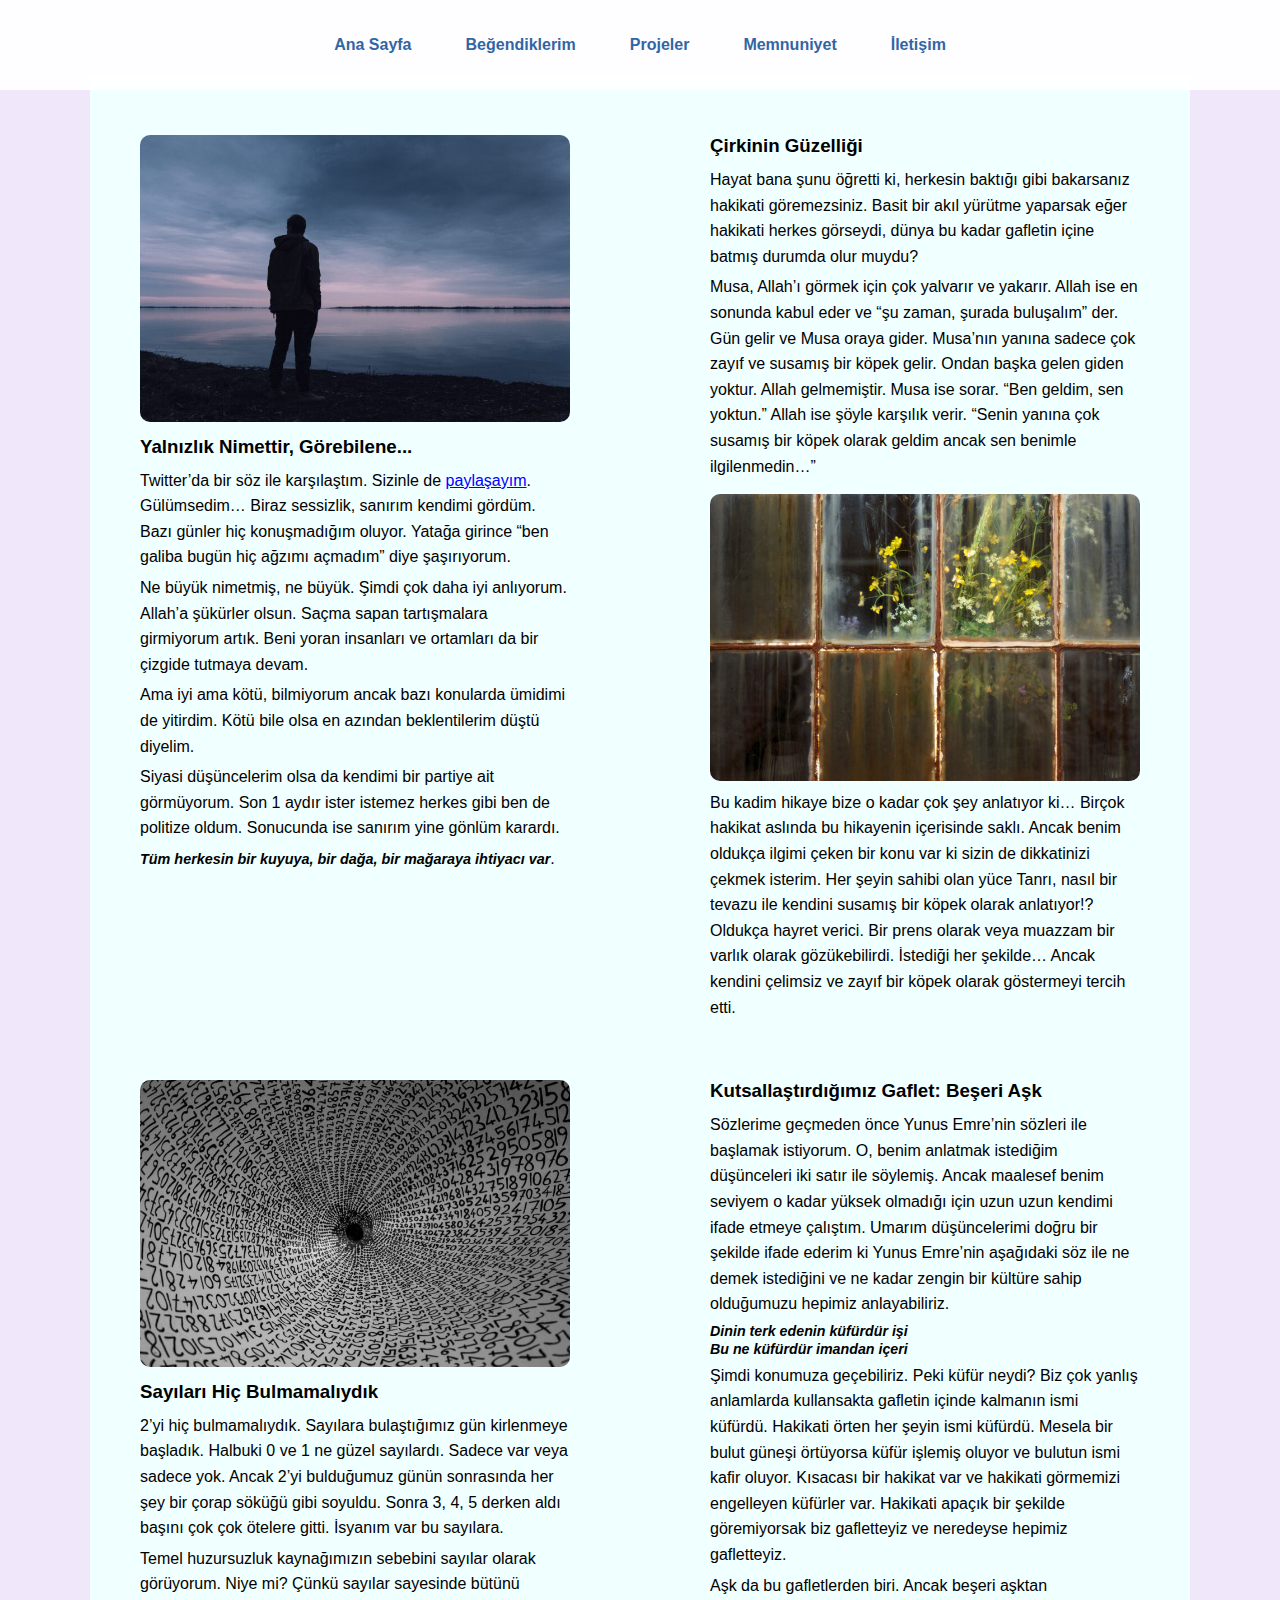
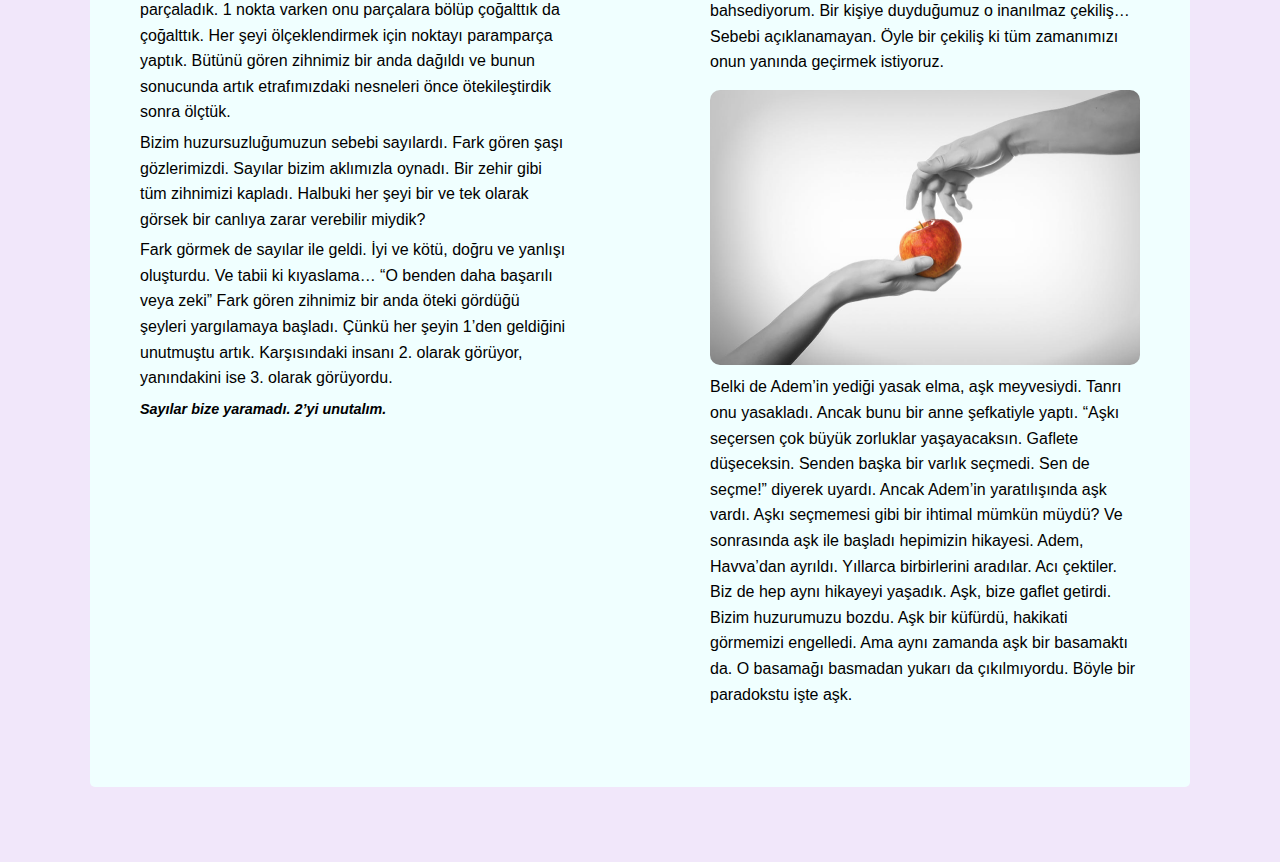
<file: hakkimda.html>
<!DOCTYPE html>
<html lang="tr">
<head>
    <meta charset="UTF-8">
    <meta name="viewport" content="width=device-width, initial-scale=1.0">
    <meta name="keywords" content=" sitendeki anahtar kelimeler">
    <meta name="description" content="Personal Website">
    <meta name="author" content="Yunus Emre Akbulut">
    <title>Beğendiğim Yazılar</title>
    
    <link rel="stylesheet" href="https://cdnjs.cloudflare.com/ajax/libs/font-awesome/6.6.0/css/all.min.css">
    <link rel="stylesheet" href="https://cdnjs.cloudflare.com/ajax/libs/font-awesome/6.0.0-beta3/css/all.min.css">
   
    <link rel="stylesheet" href="./css/style.css">
    <link rel="stylesheet" href="./css/index.css">
    <link rel="stylesheet" href="./css/hakkımda.css">
    <link rel="stylesheet" href="./css/projeler.css">
    <link rel="stylesheet" href="./css/memnuniyet.css">
    <link rel="stylesheet" href="./css/iletişim.css">

    <link rel="stylesheet" media="(max-width:768px)" href="./css/tablet.css">
    <link rel="stylesheet" media="(max-width:505px)" href="./css/mobile.css">

</head>
<body id="hakkımda" >
    <header>
        <nav id="mobile-nav">
            <ul>
                <li><a href="index.html">Ana Sayfa</a></li>
                <li><a href="hakkimda.html">Beğendiklerim</a></li>
                <li><a href="projeler.html">Projeler</a></li>
                <li><a href="memnuniyet.html">Memnuniyet </a></li>
                <li><a href="iletisim.html">İletişim</a></li>
            </ul>
        </nav>
    </header>

    
   
<div class="container">
    <div class="item">
        <a href="https://x.com/filmdenkare/status/1652356969280225280/photo/1" target="_blank">
            <img src="./images/yalnız.jpg" alt="">
        </a>
        <h3>Yalnızlık Nimettir, Görebilene...</h3>
        <div class="paragraph">
            <p>Twitter’da bir söz ile karşılaştım. Sizinle de <a style="color:blue; text-decoration: underline" href="https://x.com/filmdenkare/status/1652356969280225280/photo/1">paylaşayım</a>. Gülümsedim… Biraz sessizlik, sanırım kendimi gördüm. Bazı günler hiç konuşmadığım oluyor. Yatağa girince “ben galiba bugün hiç ağzımı açmadım” diye şaşırıyorum.</p>
            <p>Ne büyük nimetmiş, ne büyük. Şimdi çok daha iyi anlıyorum. Allah’a şükürler olsun. Saçma sapan tartışmalara girmiyorum artık. Beni yoran insanları ve ortamları da bir çizgide tutmaya devam.</p>
            <p>Ama iyi ama kötü, bilmiyorum ancak bazı konularda ümidimi de yitirdim. Kötü bile olsa en azından beklentilerim düştü diyelim.</p>
            <p>Siyasi düşüncelerim olsa da kendimi bir partiye ait görmüyorum. Son 1 aydır ister istemez herkes gibi ben de politize oldum. Sonucunda ise sanırım yine gönlüm karardı.</p>
            <p><i style="font-size:0.9rem;">Tüm herkesin bir kuyuya, bir dağa, bir mağaraya ihtiyacı var</i>.</p>
        </div>
    </div>

    <div class="item">
        <h3>Çirkinin Güzelliği</h3>
        <div class="paragraph">
            <p>Hayat bana şunu öğretti ki, herkesin baktığı gibi bakarsanız hakikati göremezsiniz. Basit bir akıl yürütme yaparsak eğer hakikati herkes görseydi, dünya bu kadar gafletin içine batmış durumda olur muydu?</p>
            <p>Musa, Allah’ı görmek için çok yalvarır ve yakarır. Allah ise en sonunda kabul eder ve “şu zaman, şurada buluşalım” der. Gün gelir ve Musa oraya gider. Musa’nın yanına sadece çok zayıf ve susamış bir köpek gelir. Ondan başka gelen giden yoktur. Allah gelmemiştir. Musa ise sorar. “Ben geldim, sen yoktun.” Allah ise şöyle karşılık verir. “Senin yanına çok susamış bir köpek olarak geldim ancak sen benimle ilgilenmedin…”</p>
            <img src="./images/güzel.jpg" alt="Fotoğraf 2">
            <p>Bu kadim hikaye bize o kadar çok şey anlatıyor ki… Birçok hakikat aslında bu hikayenin içerisinde saklı. Ancak benim oldukça ilgimi çeken bir konu var ki sizin de dikkatinizi çekmek isterim. Her şeyin sahibi olan yüce Tanrı, nasıl bir tevazu ile kendini susamış bir köpek olarak anlatıyor!? Oldukça hayret verici. Bir prens olarak veya muazzam bir varlık olarak gözükebilirdi. İstediği her şekilde… Ancak kendini çelimsiz ve zayıf bir köpek olarak göstermeyi tercih etti.</p>
        </div>
    </div>

    <div class="item">
        <img  src="./images/sayılar.jpg" alt="Fotoğraf 3">
        <h3>Sayıları Hiç Bulmamalıydık</h3>
        <div class="paragraph">
            <p>2’yi hiç bulmamalıydık. Sayılara bulaştığımız gün kirlenmeye başladık. Halbuki 0 ve 1 ne güzel sayılardı. Sadece var veya sadece yok. Ancak 2’yi bulduğumuz günün sonrasında her şey bir çorap söküğü gibi soyuldu. Sonra 3, 4, 5 derken aldı başını çok çok ötelere gitti. İsyanım var bu sayılara.</p>
            <p>Temel huzursuzluk kaynağımızın sebebini sayılar olarak görüyorum. Niye mi? Çünkü sayılar sayesinde bütünü parçaladık. 1 nokta varken onu parçalara bölüp çoğalttık da çoğalttık. Her şeyi ölçeklendirmek için noktayı paramparça yaptık. Bütünü gören zihnimiz bir anda dağıldı ve bunun sonucunda artık etrafımızdaki nesneleri önce ötekileştirdik sonra ölçtük.</p>
            <p>Bizim huzursuzluğumuzun sebebi sayılardı. Fark gören şaşı gözlerimizdi. Sayılar bizim aklımızla oynadı. Bir zehir gibi tüm zihnimizi kapladı. Halbuki her şeyi bir ve tek olarak görsek bir canlıya zarar verebilir miydik?</p>
            <p>Fark görmek de sayılar ile geldi. İyi ve kötü, doğru ve yanlışı oluşturdu. Ve tabii ki kıyaslama… “O benden daha başarılı veya zeki” Fark gören zihnimiz bir anda öteki gördüğü şeyleri yargılamaya başladı. Çünkü her şeyin 1’den geldiğini unutmuştu artık. Karşısındaki insanı 2. olarak görüyor, yanındakini ise 3. olarak görüyordu.</p>
            <p><i style="font-size: 0.9rem;">Sayılar bize yaramadı. 2’yi unutalım.</i></p>
        </div>
    </div>

    <div class="item">
        <h3>Kutsallaştırdığımız Gaflet: Beşeri Aşk</h3>
        <div class="paragraph">
        <p>Sözlerime geçmeden önce Yunus Emre’nin sözleri ile başlamak istiyorum. O, benim anlatmak istediğim düşünceleri iki satır ile söylemiş. Ancak maalesef benim seviyem o kadar yüksek olmadığı için uzun uzun kendimi ifade etmeye çalıştım. Umarım düşüncelerimi doğru bir şekilde ifade ederim ki Yunus Emre’nin aşağıdaki söz ile ne demek istediğini ve ne kadar zengin bir kültüre sahip olduğumuzu hepimiz anlayabiliriz. </p>
        <i style="font-size:0.89rem;">Dinin terk edenin küfürdür işi <br>
            Bu ne küfürdür imandan içeri</i>
        <p>Şimdi konumuza geçebiliriz. Peki küfür neydi? Biz çok yanlış anlamlarda kullansakta gafletin içinde kalmanın ismi küfürdü. Hakikati örten her şeyin ismi küfürdü. Mesela bir bulut güneşi örtüyorsa küfür işlemiş oluyor ve bulutun ismi kafir oluyor. Kısacası bir hakikat var ve hakikati görmemizi engelleyen küfürler var. Hakikati apaçık bir şekilde göremiyorsak biz gafletteyiz ve neredeyse hepimiz gafletteyiz.</p>
        <p>Aşk da bu gafletlerden biri. Ancak beşeri aşktan bahsediyorum. Bir kişiye duyduğumuz o inanılmaz çekiliş… Sebebi açıklanamayan. Öyle bir çekiliş ki tüm zamanımızı onun yanında geçirmek istiyoruz.</p>
        <img src="./images/ask.png" alt="Fotoğraf 4">
        
        <p> Belki de Adem’in yediği yasak elma, aşk meyvesiydi. Tanrı onu yasakladı. Ancak bunu bir anne şefkatiyle yaptı. “Aşkı seçersen çok büyük zorluklar yaşayacaksın. Gaflete düşeceksin. Senden başka bir varlık seçmedi. Sen de seçme!” diyerek uyardı. Ancak Adem’in yaratılışında aşk vardı. Aşkı seçmemesi gibi bir ihtimal mümkün müydü? Ve sonrasında aşk ile başladı hepimizin hikayesi. Adem, Havva’dan ayrıldı. Yıllarca birbirlerini aradılar. Acı çektiler. Biz de hep aynı hikayeyi yaşadık. Aşk, bize gaflet getirdi. Bizim huzurumuzu bozdu. Aşk bir küfürdü, hakikati görmemizi engelledi. Ama aynı zamanda aşk bir basamaktı da. O basamağı basmadan yukarı da çıkılmıyordu. Böyle bir paradokstu işte aşk.  </p>
        </div>
    </div> 
    
</div>

    
   
</body>
</html>
</file>
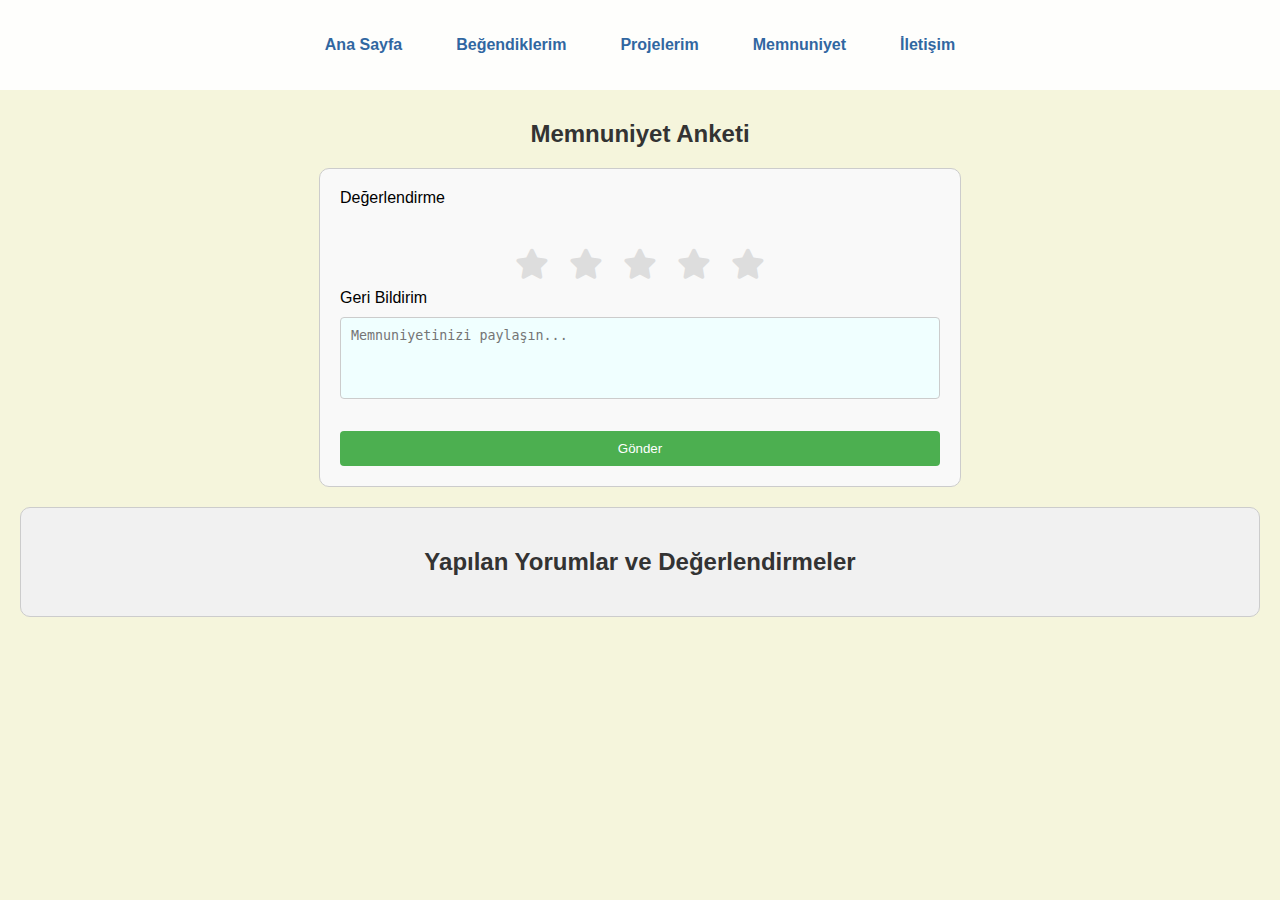
<file: memnuniyet.html>
<!DOCTYPE html>
<html lang="tr">
<head>
    <meta charset="UTF-8">
    <meta name="viewport" content="width=device-width, initial-scale=1.0">
    <meta name="keywords" content=" sitendeki anahtar kelimeler">
    <meta name="description" content="Personal Website">
    <meta name="author" content="Yunus Emre Akbulut">
    <title>Memnuniyet</title>
    
    <link rel="stylesheet" href="https://cdnjs.cloudflare.com/ajax/libs/font-awesome/6.6.0/css/all.min.css">
    <link rel="stylesheet" href="https://cdnjs.cloudflare.com/ajax/libs/font-awesome/6.0.0-beta3/css/all.min.css">

    <link rel="stylesheet" href="./css/style.css">
    <link rel="stylesheet" href="./css/index.css">
    <link rel="stylesheet" href="./css/hakkımda.css">
    <link rel="stylesheet" href="./css/projeler.css">
    <link rel="stylesheet" href="./css/memnuniyet.css">
    <link rel="stylesheet" href="./css/iletişim.css">

    <link rel="stylesheet" media="(max-width:768px)" href="./css/tablet.css">
    <link rel="stylesheet" media="(max-width:505px)" href="./css/mobile.css">
    
</head>
<body id="body">
    <header>
        <nav id="mobile-nav" >
            <ul>
                <li><a href="index.html">Ana Sayfa</a></li>
                <li><a href="hakkimda.html">Beğendiklerim</a></li>
                <li><a href="projeler.html">Projelerim</a></li>
                <li><a href="memnuniyet.html">Memnuniyet </a></li>
                <li><a href="iletisim.html">İletişim</a></li>


            </ul>
        </nav>
    </header>

    <div class="memnuniyet">
        <h1 style="font-size: 24px;">Memnuniyet  Anketi</h1>
        <form id="feedback-form">
     

            <!-- <label for="name">Name</label>
            <input type="text" id="name" name="name" required><br><br>
    
            <label for="email">Email</label>
            <input type="email" id="email" name="email" required><br><br> -->
    
            <label for="rating">Değerlendirme</label><br>
<div class="rating">
    <input type="radio" id="star1" name="rating" value="5">
    <label for="star1" title="5 yıldız" class="fas fa-star"></label>

    <input type="radio" id="star2" name="rating" value="4">
    <label for="star2" title="4 yıldız" class="fas fa-star"></label>

    <input type="radio" id="star3" name="rating" value="3">
    <label for="star3" title="3 yıldız" class="fas fa-star"></label>

    <input type="radio" id="star4" name="rating" value="2">
    <label for="star4" title="2 yıldız" class="fas fa-star"></label>

    <input type="radio" id="star5" name="rating" value="1">
    <label for="star5" title="1 yıldız" class="fas fa-star"></label>
</div>
<br>
    
            <label for="comments">Geri Bildirim</label><br>
            <textarea id="comments" name="comments" rows="4" cols="50" placeholder="Memnuniyetinizi paylaşın..." required></textarea><br><br>
    
            <input type="submit" value="Gönder">
        </form>
        <div id="yorumlar-ve-degerlendirmeler">
            <h2>Yapılan Yorumlar ve Değerlendirmeler</h2>
            <div id="yorumlar-liste">
                <!-- Kullanıcı yorumları burada gösterilecek -->
            </div>
        </div>
        
        <p></p>

        <div id="thanks-message" style="display:none;">
            <li id="return" ><a class="return" href="memnuniyet.html">Geri Dön</a></li>

            <p id="return">Geri bildiriminiz için teşekkürler!</p>
        </div>
        
    </div>
    
        <script src="script.js"></script>
        
</body>
</html>
</file>
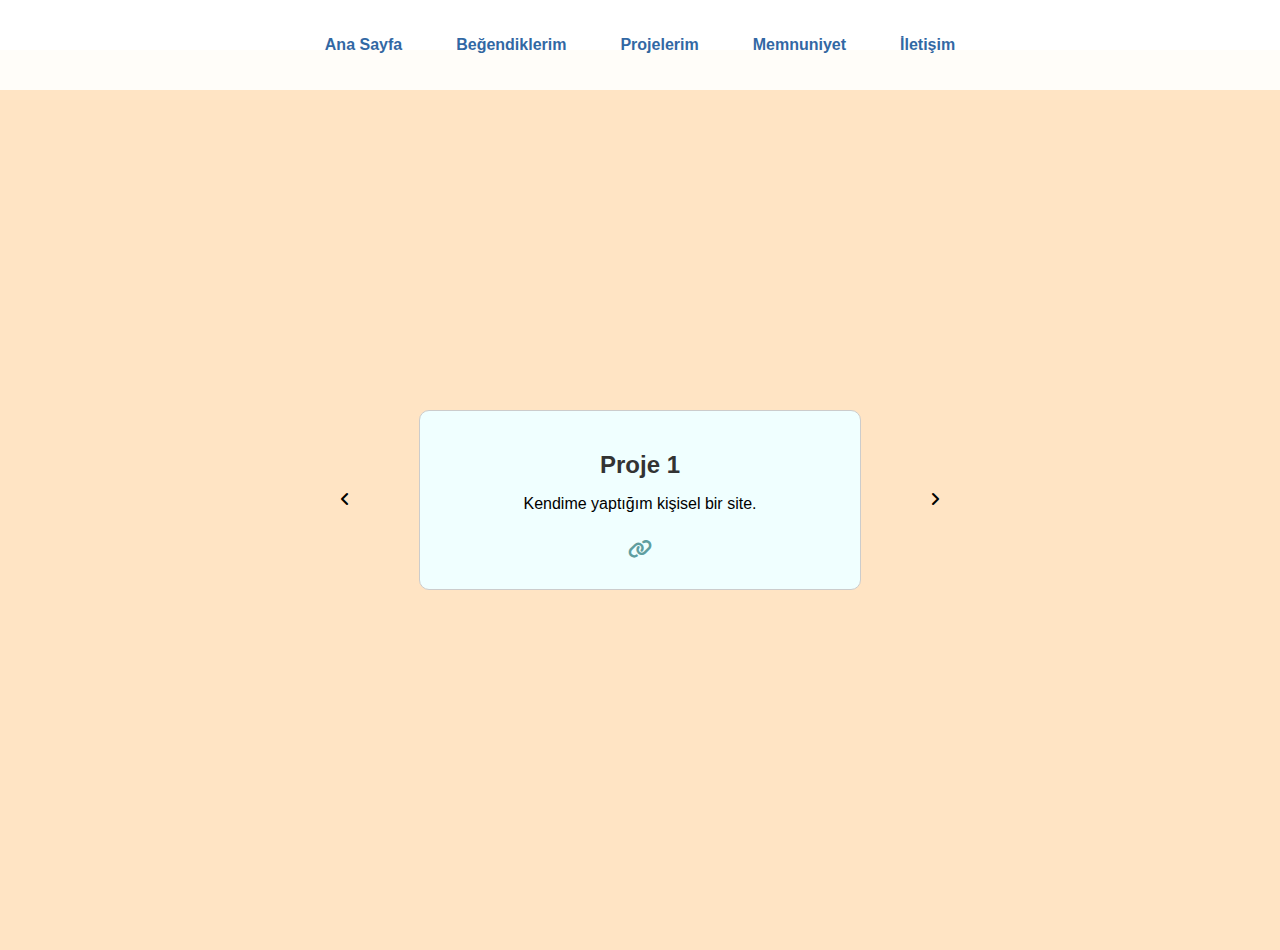
<file: projeler.html>
<!DOCTYPE html>
<html id="let" lang="tr">
<head>
    <meta charset="UTF-8">
    <meta name="viewport" content="width=device-width, initial-scale=1.0">
    <meta name="keywords" content=" sitendeki anahtar kelimeler">
    <meta name="description" content="Personal Website">
    <meta name="author" content="Yunus Emre Akbulut">
    <title>Projeler</title>

    <link rel="stylesheet" href="https://cdnjs.cloudflare.com/ajax/libs/font-awesome/6.6.0/css/all.min.css">
    <link rel="stylesheet" href="https://cdnjs.cloudflare.com/ajax/libs/font-awesome/6.0.0-beta3/css/all.min.css">

    <link rel="stylesheet" href="./css/style.css">
    <link rel="stylesheet" href="./css/index.css">
    <link rel="stylesheet" href="./css/hakkımda.css">
    <link rel="stylesheet" href="./css/projeler.css">
    <link rel="stylesheet" href="./css/memnuniyet.css">
    <link rel="stylesheet" href="./css/iletişim.css">

    <link rel="stylesheet" media="(max-width:768px)" href="./css/tablet.css">
    <link rel="stylesheet" media="(max-width:505px)" href="./css/mobile.css">

</head>
<body id="let">
    <header>
        <nav id="mobile-nav" >
            <ul>
                <li><a href="index.html">Ana Sayfa</a></li>
                <li><a href="hakkimda.html">Beğendiklerim</a></li>
                <li><a href="projeler.html">Projelerim</a></li>
                <li><a href="memnuniyet.html">Memnuniyet </a></li>
                <li><a href="iletisim.html">İletişim</a></li>
            </ul>
        </nav>
    </header>

<div class="project-container">

    <div class="nav-buttons" >
        <button id="prev-btn" ><i class="fa-solid fa-angle-left"></i></button>
        </div>
    

        <div class="project" id="project-1">
            <h2>Proje 1</h2>
            <p>Kendime yaptığım kişisel bir site.
                
            </p>
            <a href="https://www.computerengineeer.com.tr" target="_blank"><i class="fa-solid fa-link"></i></a>
        </div>

        <div class="project" id="project-2" style="display:none;">
            <h2>Proje 2</h2>
            <p>Sizi tanıtan, aldığınız eğitimden iş deneyimlerinize, yaptığınız projelerden özgeçmişinize kadar herşeyin yer aldığı kişisel bir site.</p>
            <a  href="https://lenovo900q.wixsite.com/bercan" target="_blank"><i class="fa-solid fa-link"></i></a>

        </div>

        <div class="project" id="project-3" style="display:none;">
            <h2>Proje 3</h2>
            <h4>Python ile Masaüstü Veri Görüntüleme Uygulaması</h4>
            <p>
                İnşaat mühendisliği şirketine yapmakta olduğum bir masaüstü programı. 
                Pandas ve Tkinter kullanarak, Excel dosyalarındaki verileri okuyan ve kullanıcıya grafiksel arayüz üzerinden gösteren bir masaüstü programı geliştirdim. Program, dosya seçme işlemiyle veriyi pandas DataFrame'e dönüştürmekte ve bu verileri kullanıcıya etkileşimli bir şekilde sunmaktadır.
            </p>
            <a class="project-link" href="#">
                <i class="fa-solid fa-link"></i>
                <span class="link-text">Yakında</span>
            </a>
        </div>
        

        <div class="nav-buttons" >
            <button id="next-btn"><i class="fa-solid fa-angle-right"></i></button>
        </div>
    </div>

    <script>
        let currentProject = 1;

        function showProject(projectNumber) {
            // Mevcut projeyi gizle
            document.getElementById(`project-${currentProject}`).style.display = 'none';
            // Yeni projeyi göster
            currentProject = projectNumber;
            document.getElementById(`project-${currentProject}`).style.display = 'block';
        }

        document.getElementById('next-btn').addEventListener('click', function() {
            const nextProject = currentProject === 3 ? 1 : currentProject + 1; // 3. projeden sonra 1. projeye dön
            showProject(nextProject);
        });

        document.getElementById('prev-btn').addEventListener('click', function() {
            const prevProject = currentProject === 1 ? 3 : currentProject - 1; // 1. projeden önce 3. projeye dön
            showProject(prevProject);
        });
    </script>
    


</body>
</html>
</file>
<file: css/style.css>
/* Genel Hedef Belirlemeleri */
h1 ,h2  {
    width: 100%;
    margin: 0 auto;
    text-align: center;
    
}
h2 {
    color: #333; /* Alt başlık rengi */
    margin-top: 20px; /* Üst boşluk */
}
</file>
<file: css/index.css>
body {
    font-family: Arial, sans-serif;
    margin: 20px;
}
/* Üst Kısım Stili */
header {
    background-color: white; /* Başlık arka plan rengi */
    color: blue; /* Başlık metin rengi */
    padding: 20px 0; /* Üst ve alt boşluk */
    text-align: center; /* Ortalanmış metin */
    position: fixed;
    top: 0;
    left: 0;
    width: 100%;
    height: 50px;
    z-index: 1000;
    display: flex;
    align-items: center; /* Dikey ortalama */
    justify-content: center; /* Yatay ortalama */
    opacity: 0.9; /* Hafif şeffaflık */
}

/* Navigasyon Stili */
nav ul {
    list-style: none; /* Madde işaretlerini kaldır */
    padding: 0;
    margin: 0;
    display: flex;
    justify-content: center; /* Ortala */
}

nav ul li {
    margin: 0 20px; /* Yan boşluklar */
}

nav ul li a {
    padding: 7px;
    color:#1a589b;
    text-decoration: none; /* Alt çizgiyi kaldır */
    font-weight: bold; /* Kalın yazı tipi */
    transition: color 0.3s; /* Renk değişimi için geçiş efekti */
}

nav ul li a:hover {
    
    border-radius: 4px;
    color:azure; /* Hover rengi */
    background-color:#6f9bca
}


/* İçerik Stili */
section {
    padding: 50px;
    margin: 20px;
}

h1 {
    color: #007bff;
    margin-bottom: 20px;
}


.ben {
    margin-top: 150px;
    display: flex;
    flex-direction: column;
    justify-content: center;
    padding-left: 40px;
    background-color:#6f9bca;
    border-radius: 30px;
    min-height: 300px;
}
</file>
<file: css/hakkımda.css>
/* hakkımda kısmı css düzenlemeleri */
 #hakkımda {
    background-color: rgb(241, 231, 250);
}

.container {
    
    display: flex;
    flex-wrap: wrap !important;
    justify-content: space-between;
    gap: 20px; /* Fotoğraflar arasındaki boşluğu artır */

    background-color: azure;
    max-width: 1000px ;
    margin:75px auto;
    padding:50px ;
    border-radius: 5px;
}

.item {
    display: block;
    flex: 0 0 calc(45% - 20px); /* Fotoğraf genişliği */
    margin-bottom: 20px; /* Alt alta sıralanan gruplar arasındaki boşluk */
}

.item img {
    margin-top: 10px;
    border-radius: 10px;
    width: 100%;
    height: auto;
}

.item h3 {
    margin: 10px 0; /* Başlık için üst ve alt boşluk */
}

.paragraph {
    margin: 10px 0; /* Paragraflar için üst ve alt boşluk */
}

.paragraph p {
    margin: 5px 0; /* Her paragrafa alt boşluk */
    line-height: 1.6; /* Satır yüksekliği */
}

.item a {
    text-decoration: none;
}
i {
    font-weight: bold !important;

}
</file>
<file: css/projeler.css>
/* CSS kodları */
#let  {
    
    height: 100%;
    margin: 0;
}
.project-container {
    background-color: bisque;
    height: 100%;
    margin: 0;
    display:flex;
    justify-content: center;
    align-items: center;
    text-align: center;
    margin-top: 50px;
}

.project {
    background-color: azure;
    padding: 20px;
    border: 1px solid #ccc; /* Kenar rengi */
    border-radius: 10px;
    width: 400px;
    transition: box-shadow 0.3s ease; /* Geçiş efekti */
}
.project:hover {
    box-shadow: 0 4px 20px rgba(0, 0, 0, 0.8); /* Hover durumunda gölge ekle */
}

button {
    background-color: transparent;
    padding: 15px 20px; /* Dikey ve yatay boşlukları artır */
    color: black;
    border: none;
    cursor: pointer;
    margin: 50px;
    font-size: 16px; /* Yazı boyutunu artır */
    border-radius: 100px; /* Kenarları yuvarlamak için */
    transition: background-color 0.3s; /* Geçiş efekti eklemek için */
}



button:hover {
    background-color: azure;
    
}

.project-container .project a i {
    color: cadetblue;
    background-color: transparent;
    padding:10px 90px;
    border-radius: 5px; /* Yuvarlak ikon arka planı */
    transition: background-color 0.3s ease;
    font-size: 1.2rem;
}

.project-container .project a i:hover {
    color: white;
    background-color:cadetblue; /* Hover durumunda arka plan rengi */
}


.nav-buttons {
    display: flex;
    justify-content: center;
    margin: 20px 0;
}



.project-link {
    color: cadetblue;
    text-decoration: none;
    padding: 5px 10px;
    border-radius: 5px;
    background-color: transparent ; /* Başlangıç arka plan rengi */
    transition: background-color 0.3s, color 0.3s; /* Renk geçişleri */
}

.project-link .link-text {
    display: none; /* Başlangıçta "Yakında" metnini gizle */
}

.project-link:hover {
    
    background-color:cadetblue; /* Hover durumunda arka plan rengi */
    color: white; /* Hover durumunda metin rengi */
}

.project-link:hover .link-text {
    padding-left: 90px ;
    padding-right: 90px;
    border-radius: 5px; /* Yuvarlak ikon arka planı */
    transition: background-color 0.3s ease;
    font-size: 1.2rem;
    display: inline-block; /* Hover durumunda "Yakında" metnini göster */
}

.project-link:hover i {
    display: none; /* Hover durumunda simgeyi gizle */
}
</file>
<file: css/memnuniyet.css>
/* memnuniyet */
#body {
    background-color: beige;
    padding-top: 20px;
}
h1 {
    color: #333;
}





input, textarea {
    width: 100%;

}


/* style.css içeriği */
.memnuniyet {
    margin-top: 5em;
}
#feedback-form {
    margin: auto;
    margin-bottom: 20px; /* Formun altında boşluk bırak */
    padding: 20px;
    max-width: 600px;

    background-color: #f9f9f9;
    border: 1px solid #ccc;
    border-radius: 10px;

}

#comments {
    margin-top: 10px; /* Textarea'nın üstünde boşluk bırak */
    margin-bottom: 10px; /* Textarea'nın altında boşluk bırak */
    width: 100%; /* Textarea genişliğini ayarla */
    padding: 10px; /* İçerik için boşluk bırak */
    border: 1px solid #ccc; /* Kenar çizgisi */
    border-radius: 4px; /* Kenar yuvarlama */
    box-sizing: border-box; /* Padding ve border genişliği hesaba kat */
    resize: none;
    outline: none;
    background-color: azure;
}



.rating {
    padding: 2em;
    width: fit-content; /* Genişliği içerikle uyumlu yap */
    margin: 0 auto; /* Yatayda ortala */
    gap: 10px; /* Yıldızlar arasında boşluk */
}
.rating input {
    display: none;
}

/* Butona stil ekleme (isteğe bağlı) */
input[type="submit"] {
    padding: 10px 15px; /* Buton için iç boşluk */
    border: none; /* Kenar çizgisi kaldır */
    border-radius: 4px; /* Kenar yuvarlama */
    background-color: #4CAF50; /* Buton arka plan rengi */
    color: white; /* Buton yazı rengi */
    cursor: pointer; /* İmleci el şeklinde göster */
}

input[type="submit"]:hover {
    background-color: #45a049; /* Hover durumu için arka plan rengi değişimi */
}

.rating label {
    float: right; /*yıldızların soldan sağa doğru yanmasını sağlar*/
    color: #ddd;
    font-size: 30px;
    padding: 10px;
    cursor: pointer;
}

.rating input:checked ~ label,
.rating label:hover,
.rating label:hover ~ label {
    color: gold;
}


/* return  */

#return {
    display: flex;
    justify-content: center;
    align-items: center;    
    list-style: none;
    text-align: center;
    margin-top: 1.5em;
    
}
#return p {
    
    text-align: center;
}
.return  {
    color: black;
    text-decoration: none;    
    padding:8px 100px;
    border: 1px solid ;
    border-radius: 50px;
}
.return:hover {
    background-color: #007bff;
    color: white;
}


#yorumlar-ve-degerlendirmeler {
    margin-top: 20px;
    padding: 20px;
    background-color: #f1f1f1;
    border: 1px solid #ccc;
    border-radius: 10px;
}

#yorumlar-liste {
    max-height: 200px; /* Çok uzun olursa sınırla */
    overflow-y: auto;  /* Kaydırma çubuğu ekle */
    padding: 10px;
}





#yorumlar-liste p {
    font-size: 16px;
    margin-bottom: 10px;
    padding: 10px;
    background-color: #eef;
    border-radius: 5px;
}

.yorum-yildizlar {
    display: flex;
    justify-content:end;
    color: gold;
    font-size: 20px;
}
</file>
<file: css/iletişim.css>
/* Contact */
.contact h1 {
    margin-top: 80px;
}
.contact {
    padding: 20px ; 
    background:beige;
    text-align: center;
}
.contact form {
    display: flex;
    flex-direction: column;
    justify-content: center;
    align-items: center;
    gap: 5px;
    max-width: 500px;
    margin: 0 auto;
    margin-bottom: 4em;

}

.contact form input,
.contact form textarea {
    padding: 1rem;
    border: 1px solid #ccc;
    border-radius: 5px;
    resize: none;    /* textareanın boyutunu sabitlemek için */
    outline: none;  /* tıklkadığımızda dış kısımdaki borderı kaldırdık */
    

   

}

.contact form button {
    width:300px;
    padding: 10px 0;
    border: none;
    background: #007bff;
    color: white;
    border-radius: 5px;
    cursor: pointer;
    
}
.contact form button:hover {
    border: none;
    background: #4ba1fd;
    color:#ffd700;
    
    cursor: pointer;
}

/* contact hover */
.contact form input:hover,
.contact input:focus
 {
    background-color: #ccc;

}
textarea:hover,
textarea:focus {
    background-color: #ccc;
}

/* Footer */
footer {
    color:black;
    text-transform: capitalize;
    text-align: center;
    background-color: beige ; /* Arka plan rengi (koyu gri) */
    height: 150px;
    padding:0;
    margin: 0 auto;
    width: 100%;

}
footer .social {
    display: flex;
    flex-direction: column;
    align-items: center;
}
footer .social a {
    padding: 20px;
}
footer .social p{
    padding: 10px;
}

footer .social ul {
    list-style-type: none;
    padding: 0;
    margin: 0;
    display: flex;
    gap:10px; /* İkonlar arasındaki boşluk */
}

footer .social li {
    display: block;
}

footer .social a {
    text-decoration: none;
}

footer i {
    margin-top: 40px;
    color: black;
    font-size: 30px;
}
footer p {
    margin-top: 25px;
}
</file>
<file: css/tablet.css>
/* hakkımda */

.container {
    background-color: transparent;
    display: flex;
    align-items: center;
    justify-content: center;
     
}
.container .item  img{
    width: 500px;
    

}
.item {
    background-color: transparent;
    
}
.container p {

    text-align: justify;

}
</file>
<file: css/mobile.css>
body {
    font-size: 16px;
}


#mobile-nav li {
    font-size: 12px;
    padding: 0;
    margin: 0 auto;
}
#mobile-nav li a {
    margin-right: 10px;
}

.ben {
 
    padding: 5px;
    max-width:  auto;
    padding-top:0 !important;
    min-height: 400px;
}
.ben p{
    padding-left: 20px; 

}

/* hakkımda */

.container {
    background-color: transparent;
    display: flex;
    align-items: center;
    justify-content: center;
     
}
.container .item  img{
    width: 350px;
    

}
.item {
    background-color: transparent;
    
}
.container p {

    text-align: justify;

}


/* projelerim */
#let {
    background-color: bisque;
}
.project-container {
    font-size: 14px;
}
button {
    color: black;
    padding: 10px 15px;
    margin: 5px;
}
.nav-buttons {
    font-size: 4px;
    margin: 0 auto;
    padding:0;
}
.project-container .project a i {
    color: cadetblue;
    background-color: transparent;
    padding:8px 50px;
    border-radius: 50px; /*  ikon arka planı */
    transition: background-color 0.3s ease;
    font-size: 1.2rem;
}




/* memnuniyet */
#feedback-form {
    width: 300px;
    text-align: center;
}


.rating label{
    padding-top: 0;
    font-size: 19px;

}


/* iletişim */
#iletişim {
    display: flex;
    flex-direction: column;
    justify-content: center;
    align-items: center;
    
    margin: 0 auto;
    padding: 0 ;
}

.contact {
    text-align: center;
    width: 400px !important;
    border-radius: 5px;
    margin-top: 50px;
}
.contact form button  {
    width: 200px;
}
.contact form  {
    display: flex;
    justify-content: center;
    align-items: center;
    text-align: center;
}
.contact form input,
.contact form textarea {
    width: 350px;
    padding: 10px;

}

footer {
    width: 100%;

}
#quick-links li a i {
    font-size: 30px;
    margin-top: 40px;
}
#quick-links p {
    margin-top: 25px;
}
</file>
